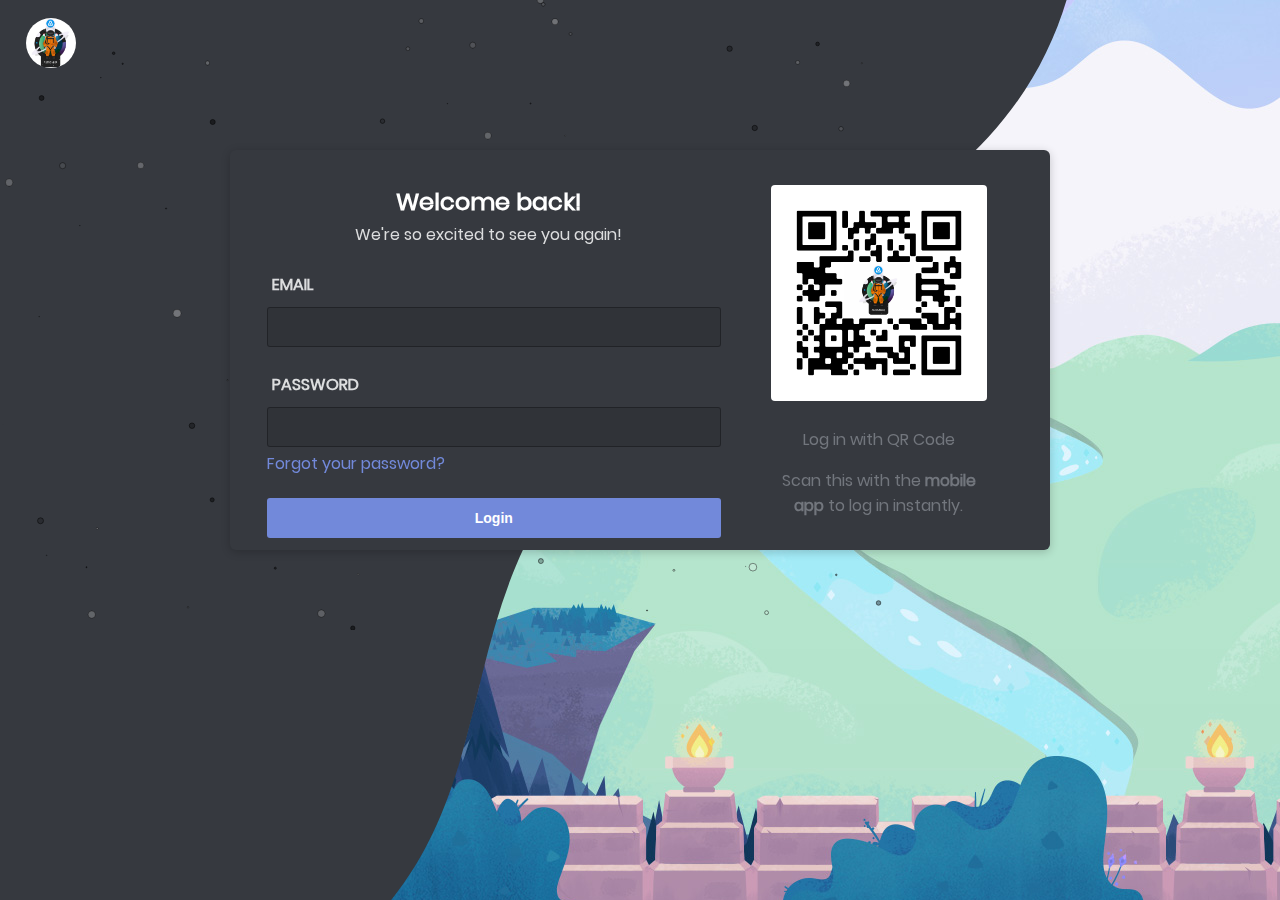
<file: index.html>
<!DOCTYPE html>
<html lang="en">
<head>
    <meta charset="UTF-8">
    <meta name="viewport" content="width=device-width, initial-scale=1.0">
    <title>Login</title>
    <link rel="stylesheet" href="./assets/css/utils.css">
    <link rel="stylesheet" href="./assets/css/main.css">
</head>
<body>
    <div id="app">
        <div id="animation">
            <img id="anim" src="./assets/imgs/blob_anim.svg" alt="">
        </div>
        <div id="animation2">
        </div>
        <nav>
            <div class="brand-section">
                <div class="brand-img avatar">
                </div>
            </div>
    
        </nav>
    
        <form action="/home.html" class="center-popup flex">
            <div class="form-left">
                <div class="header center header-primary">
                   <p class="header-text"> Welcome back!</p>
                   <p class="text-normal">We're so excited to see you again!</p>
                </div>
                <div class="input-wrapper">
                    <label for="email" class="text-normal text-label"><b>EMAIL</b></label>
                    <input type="email" class="input"/>
                </div>
                <div class="input-wrapper">
                    <label for="password" class="text-normal text-label"><b>PASSWORD</b></label>
                    <input type="password" class="input"/>
                    <a class="link">Forgot your password?</a>
                </div>
                <div class="input-wrapper">
                    <button type="submit" class="btn" >
                        <b>Login</b>
                    </button>
                </div>
               
            </div>
            <div class="form-right flex-col ">
                <div class="barcode" id="barcode">
                    <img id="barcode-img" class="barcode-img" src="./assets/imgs/qr2.png" alt="">
                </div>
                <p class="center">Log in with QR Code</p>
                <span class="center">
                    Scan this with the 
                    <strong> mobile app</strong> to log in instantly.
                </span>
            </div>
            
        </form>
    </div>
    <script>
        var bar_img = document.getElementById("barcode-img");
        setInterval(function(){
            bar_img.src="./assets/imgs/loading.svg";
            setTimeout(function(){
                bar_img.src = "./assets/imgs/qr2.png";
            },2000);


        },12000);
    </script>
    <script src="./assets/js/particles.min.js"></script>
    <script src="./assets/js/particle_config.js"></script>
</body>
</html>
</file>
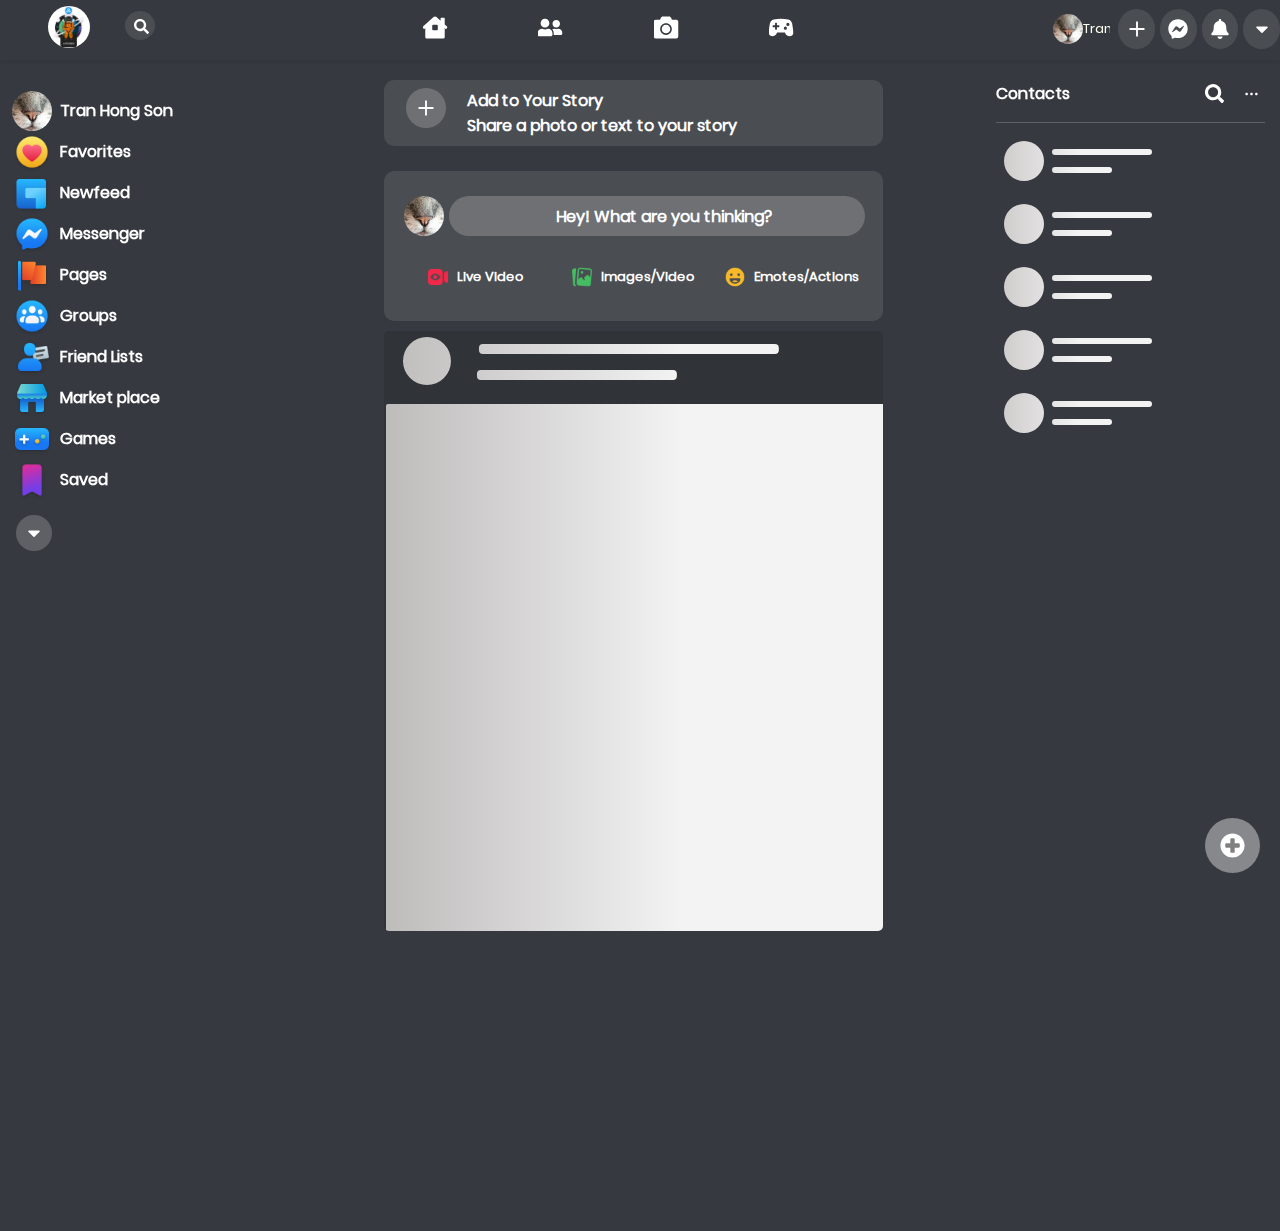
<file: home.html>
<!DOCTYPE html>
<html lang="en">
<head>
    <meta charset="UTF-8">
    <meta name="viewport" content="width=device-width, initial-scale=1.0">
    <title>Home</title>
    <link rel="stylesheet" href="./assets/css/utils.css">
    <link rel="stylesheet" href="./assets/css/home.css">
    <link rel="stylesheet" href="./assets/css/modal.min.css" />
    <script src="./assets/js/jquery.min.js"></script>
    <script src="./assets/js/pooper.min.js"></script>
    <script src="./assets/js/tippy.js"></script>
    <script src="./assets/js/jquery.modal.min.js"></script>
    <script src="./assets/js/app.js"></script>
</head>
<body>
    <div id="app">
        <nav class="top-nav flex">
            <div class="nav-left ">
                <div class="nav-logo-wrapper flex">
                    <div class="nav-logo brand-img">
                    </div>
                    <div class="nav-search">
                        <input type="text"  class="input-search">
                        <img src="./assets/imgs/search.svg" class="icon-search"/>
                    </div>
                </div>
            </div>
            <div class="nav-center flex">
                <div class="icon-block slider" data-show="#main" data-hide="#me" data-body="Home page">
                    <div class="active"> 
                        <img class="wh25x25 icon tooltip active "  src="./assets/imgs/home.svg" alt=""/>
                    </div>
                </div>
                <div class="icon-block">
                    <div class=""> 
                        <img class="wh25x25 icon tooltip" data-body="Home page" src="./assets/imgs/user-friends-solid.svg" alt=""/>
                    </div>
                </div>
                <div class="icon-block">
                    <div class=""> 
                        <img class="wh25x25 icon tooltip" data-body="Home page" src="./assets/imgs/camera-solid.svg" alt=""/>
                    </div>
                </div>
                <div class="icon-block">
                    <div class=""> 
                        <img class="wh25x25 icon tooltip" data-body="Home page" src="./assets/imgs/game.svg" alt=""/>
                    </div>
                </div>
            </div>
            <div class="nav-right flex">
                <div class="feature-list flex">
                    <a class="my-info flex link slider" data-show="#me" data-hide="#main" >
                        <img src="./assets/imgs/sern.jpg" alt="">
                        <span class="username">Tran Hong Son</span>
                    </a>
                    <div class="feature-icon ml5">
                        <img class="feature-icon-img htmlTooltip" data-show-onclick="true" data-tooltip="#modal1" src="./assets/imgs/plus-thin.svg" alt="" width="20" height="20">
                    </div>
                    <div class="feature-icon ml5">
                        <img class="feature-icon-img htmlTooltip" data-show-onclick="true" data-tooltip="#modal1" src="./assets/imgs/facebook-messenger-brands.svg" alt="" width="20" height="20">
                    </div>
                    <div class="feature-icon ml5">
                        <img class="feature-icon-img htmlTooltip" data-show-onclick="true" data-tooltip="#modal3" src="./assets/imgs/bell-solid.svg" alt="" width="20" height="20">
                    </div>
                    <div class="feature-icon ml5">
                        <img class="feature-icon-img htmlTooltip" data-show-onclick="true" data-tooltip="#modal1" src="./assets/imgs/caret-down-solid.svg" alt="" width="20" height="20">
                    </div>
                </div>
            </div>
            
        </nav>
        <div class="wrapper flex" id="main">
            <div class="left">
                <div class="shortcutLShort flex-col opened">
                    <div class="shortcutItem flex btn-hover">
                        <div class="shortcutIcon p5">
                            <img class="avatar sm-icon" width="30" height="30" src="./assets/imgs/sern.jpg" alt="">
                        </div>
                        <div class="shortcutName text-light text-md text-b p8">
                            Tran Hong Son
                        </div>
                    </div>
                    <div class="shortcutItem flex btn-hover">
                        
                        <div class="shortcutIcon p5">
                            <img class="avatar sm-icon" src="./assets/imgs/fv5.png" alt="">
                        </div>
                        <div class="shortcutName text-light text-md text-b p8">
                            Favorites
                        </div>
                    </div>
                    <div class="shortcutItem flex btn-hover">
                        <div class="shortcutIcon p5">
                            <img  class="avatar sm-icon" src="./assets/imgs/gameVideo.png" alt="">
                        </div>
                        <div class="shortcutName text-light text-md text-b p8">
                            Newfeed
                        </div>
                    </div>
                    <div class="shortcutItem flex btn-hover">
                        <div class="shortcutIcon p5">
                            <img class="avatar sm-icon" src="./assets/imgs/messengerShortcut.png" alt="">
                        </div>
                        <div class="shortcutName text-light text-md text-b p8">
                            Messenger
                        </div>
                    </div>
                    <div class="shortcutItem flex btn-hover">
                        <div class="shortcutIcon p5">
                            <img class="avatar sm-icon" src="./assets/imgs/PageShortcut.png" alt="">
                        </div>
                        <div class="shortcutName text-light text-md text-b p8">
                            Pages
                        </div>
                    </div>
                    <div class="shortcutItem flex btn-hover">
                        <div class="shortcutIcon p5">
                            <img class="avatar sm-icon" src="./assets/imgs/GroupShortcut.png" alt="">
                        </div>
                        <div class="shortcutName text-light text-md text-b p8">
                            Groups
                        </div>
                    </div>
                    <div class="shortcutItem flex btn-hover">
                        <div class="shortcutIcon p5">
                            <img class="avatar sm-icon" src="./assets/imgs/FriendListShortcut.png" alt="">
                        </div>
                        <div class="shortcutName text-light text-md text-b p8">
                            Friend Lists
                        </div>
                    </div>
                    <div class="shortcutItem flex btn-hover">
                        <div class="shortcutIcon p5">
                            <img class="avatar sm-icon" src="./assets/imgs/market.png" alt="">
                        </div>
                        <div class="shortcutName text-light text-md text-b p8">
                            Market place
                        </div>
                    </div>
                    <div class="shortcutItem flex btn-hover">
                        <div class="shortcutIcon p5">
                            <img class="avatar sm-icon" src="./assets/imgs/gameShortcut.png" alt="">
                        </div>
                        <div class="shortcutName text-light text-md text-b p8">
                            Games
                        </div>
                    </div>
                    <div class="shortcutItem flex btn-hover">
                        <div class="shortcutIcon p5">
                            <img class="avatar sm-icon" src="./assets/imgs/SavedShortcut.png" alt="">
                        </div>
                        <div class="shortcutName text-light text-md text-b p8">
                            Saved
                        </div>
                    </div>
                    
                </div>
                <div class="shortcutMore flex pv5 shortcutItem btn-hover  mt-10" data-target=".shortcutLShort">
                    &nbsp;
                    <img class="emote20 p8 bg-rgb2 border-radius-r" src="./assets/imgs/caret-down-solid.svg" alt="">
                    <div class="shortcutName text-light text-md text-b p8">
                    </div>
                    
                </div>
            </div>
            <div class="center">
                <div class="addPhoto flex mt-20 bg-rgb1 pv8 border-radius10 slider" data-hide="#app" data-show="#leftAdd">
                    <div class="col-md-2">
                        <img src="./assets/imgs/plus-thin.svg" class="emote20 p10 bg-rgb2 hover border-radius-r" alt="">
                    </div>
                    <div class="col-md-10 flex-col text-light" >
                        <div class="text-left text-b">
                            Add to Your Story
                        </div>
                        <div class="text-left text-b">
                            Share a photo or text to your story
                        </div>
                    </div>
                </div>
                <div class="add-newfeed bg-rgb1 border-radius10 ">
                    <div class="upper-newfeed flex half-h">
                        <div class="add-newfeed-avatar">
                            <img class="highlight" src="./assets/imgs/sern.jpg" alt="">
                        </div>
                        <div class="thinking flex">
                            <div class="inner-thinking text-light dialog" data-target="#modal1" >
                                <b>Hey! What are you thinking?</b>
                            </div>
                        </div>
                    </div>
                    <div class="emote-newfeed flex">
                        <div class="emotes-item p8 ">
                            <div class="button-emote flex justify-item">
                                <img class="emote20" src="./assets/imgs/video-live.png"/>
                                &nbsp;
                                <div class="emote-text text-light ml5">
                                    <b>Live Video</b>
                                </div>
                            </div>
                        </div>
                        <div class="emotes-item p8">
                            <div class="button-emote flex justify-item">
                                <img class="emote20" src="./assets/imgs/image-icon.png"/>
                                &nbsp;
                                <div class="emote-text text-light ml5">
                                    <b>Images/Video</b>
                                </div>
                            </div>
                        </div>
                        <div class="emotes-item p8">
                            <div class="button-emote flex justify-item">
                                <img class="emote20" src="./assets/imgs/smile.png"/>
                                &nbsp;
                                <div class="emote-text text-light ml5">
                                    <b>Emotes/Actions</b>
                                </div>
                        </div>
                        </div>
                    </div>
                </div>
                <div class="newfeed mt-10">
                    <div class="newfeed-item lazyload"  id="nf1"  data-src="./assets/imgs/imgPlaceholder.svg">
                        <div class="newfeed-header flex">
                            <div class="newfeed-avatar slider" data-show="#me" data-hide="#main">
                                <img class="avatar" src="./assets/imgs/sern.jpg" alt="">
                            </div>
                            <div class="newfeed-username text-default">
                               <b> PLAYERUNKNOWN'S BATTLEGROUNDS 's sharing</b>
                                
                            </div>
                            
                        </div>
                        <div class="newfeed-content dialog" data-target="#mdNewfeed">
                            <img class="content " src="./assets/imgs/astroneer.jpg"  alt="">
                        </div>
                        <div class="newfeed-footer">
                            <div class="newfeed-info">

                            </div>
                            <div class="newfeed-interact">
                                <div class="newfeed-quick-interact flex">
                                    <div class="col-md-4 text-light p8 hover border-radius10 flex justify-item">
                                        <img src="./assets/imgs/like.svg" width="24" height="24" alt="">
                                        &nbsp;
                                        <div class="text-light">
                                            Like
                                        </div>
                                    </div>
                                    <div class="col-md-4 text-light p8 hover border-radius10 flex justify-item">
                                        <img src="./assets/imgs/comment2.svg" width="24" height="24" alt="">
                                        &nbsp;
                                       <div class="text-light">
                                        Comment
                                       </div>
                                    </div>
                                    <div class="col-md-4 text-light p8 hover border-radius10 flex justify-item">
                                        <img src="./assets/imgs/comment2.svg" width="24" height="24" alt="">
                                        &nbsp;
                                        <div class="text-light">
                                            Share
                                        </div>
                                    </div>
                                </div>
                                <div class="newfeed-comment ">
                                    <input type="text" placeholder="Leave your comment">
                                </div>
                            </div>
                        </div>
                    </div>
                </div>
            </div> 
            <div class="right">
                <div class="friends">
                    <div class="friend-action flex justify-item">
                        <div class="col-md-9">
                            <p class="text-light">
                                <b>
                                    Contacts
                                </b>
                            </p>
                        </div>
                        <div class="col-md-3 justify-item">
                            <img src="./assets/imgs/search.svg" class="emote-icon" alt="">
                            <img src="./assets/imgs/more.svg" class="emote-icon" alt="">
                        </div>
                    </div>
                    <div class="friend-list mt-10">

                        <div class="friendL-item hover p8 border-radius10 htmlTooltip" data-delay="3500" data-pos="left" data-tooltip="#modal1">
                            <img src="./assets/imgs/friendHolder.svg" alt="">
                        </div>
                        <div class="friendL-item hover p8 border-radius10 htmlTooltip" data-delay="3500" data-pos="left" data-tooltip="#modal1">
                            <img src="./assets/imgs/friendHolder.svg" alt="">
                        </div>
                        <div class="friendL-item hover p8 border-radius10 htmlTooltip" data-delay="3500" data-pos="left" data-tooltip="#modal1">
                            <img src="./assets/imgs/friendHolder.svg" alt="">
                        </div>
                        <div class="friendL-item hover p8 border-radius10 htmlTooltip" data-delay="3500" data-pos="left" data-tooltip="#modal1">
                            <img src="./assets/imgs/friendHolder.svg" alt="">
                        </div>
                        <div class="friendL-item hover p8 border-radius10 htmlTooltip" data-delay="3500" data-pos="left" data-tooltip="#modal1">
                            <img src="./assets/imgs/friendHolder.svg" alt="">
                        </div>
                        
                    </div>
                </div>
            </div>
        </div>
        <div class="messenger">
            <img src="./assets/imgs/plus2.svg" class="emote25  p15 bg-rgb4 border-radius-r hover htmlTooltip" data-show-onclick="true" data-tooltip="#modalMessenger" alt="">
        </div>
    </div>
    <div id="mdNewfeed" class="hidden">
        <div class="newfeed-content">
            <img class="content" src="./assets/imgs/astroneer.jpg"  alt="">
        </div>
    </div>
    <div id="modalMessenger" class="hidden">
        <div class="messengerMess">
            <div class="messheader">
                <h3><b>New message</b></h3>
                <span>To :</span> <input type="text" tabindex="1">
            </div>
            <div class="mess-content">

            </div>
            <div class="messfunction">
                <div class="messfunction-list flex">
                    <div class="emoteItem tooltip" data-body="Photo/Video">
                        <img src="./assets/imgs/image-icon.png" class="emote-icon" alt="">
                    </div>
                    <div class="emoteItem tooltip" data-body="Tag Friends">
                        <img src="./assets/imgs/friendTag.png" class="emote-icon" alt="">
                    </div>
                    <div class="emoteItem tooltip" data-body="Check in">
                        <img src="./assets/imgs/location.png" class="emote-icon" alt="">
                    </div>
                    <div class="emoteItem tooltip" data-body="Feeling/Activity">
                        <img src="./assets/imgs/smile.png" class="emote-icon" alt="">
                    </div>
                    <input type="text" placeholder="Aa" class="input">
                    <div class="emoteItem tooltip" data-body="More">
                        <img src="./assets/imgs/more.svg" class="emote-icon" alt="">
                    </div>
                </div>
            </div>
        </div>
    </div>
    <div id="modal1" class="hidden">
        <div class="newFeedH ">
            <div class="container justify-item text-light">
                <h3 >Create Post</h3>
            </div>

        </div>
        <div class="newFeedM container flex bg-primary p5 ">
            <div class="leftNewFeedM">
                <img class="avatar mt-10" src="./assets/imgs/sern.jpg" alt="">
            </div>
            <div class="rightNewFeedM">
                <span class="text-light"><b>Tran Hong Son</b></span>
                <div class="btnFriend btn-static p4 tooltip" data-body="Your friends">
                    &nbsp;
                    <img src="./assets/imgs/user-friends-solid.svg" class="btn-icon-sm ml5" alt="">
                    <span class="text-default text-sm"><b>Friends</b></span>
                    <img src="./assets/imgs/caret-down-solid.svg" class="btn-icon-sm ml5" alt="">
                </div>

            </div>
        
        </div>
        <div class="centerNewFeed container mt-10">
            <textarea tabindex="1"  class="centerNewFeedText text-default text-lg" placeholder="What's in your mind,Tran?"></textarea>
        </div>
        <div class="actionBtnNewFeed flex">
            <div class="w50 text-default ">
                <p class="addPost"><b>Add to Your Post</b></p>
            </div>
            <div class="w50 flex">
                <div class="col-md-6">
                    
                </div>
                <div class="col-md-6 flex">
                    <div class="emoteItem tooltip" data-body="Photo/Video">
                        <img src="./assets/imgs/image-icon.png" class="emote-icon" alt="">
                    </div>
                    <div class="emoteItem tooltip" data-body="Tag Friends">
                        <img src="./assets/imgs/friendTag.png" class="emote-icon" alt="">
                    </div>
                    <div class="emoteItem tooltip" data-body="Check in">
                        <img src="./assets/imgs/location.png" class="emote-icon" alt="">
                    </div>
                    <div class="emoteItem tooltip" data-body="Feeling/Activity">
                        <img src="./assets/imgs/smile.png" class="emote-icon" alt="">
                    </div>
                    <div class="emoteItem tooltip" data-body="More">
                        <img src="./assets/imgs/more.svg" class="emote-icon" alt="">
                    </div>
                </div>
            </div>
        </div>
        <div class="container btnAddNewFeed mt-10">
            <a class="btn-static p10 text-center justify-item link text-light" href="#close-modal" rel="modal:close" >Post</a>
        </div>
    </div>
    <div id="modal2" class="hidden">
        <div class="newFeedH container">
            <h5 >Create Post</h5>

        </div>
        <div class="newFeedM container flex bg-primary">
            <div class="leftNewFeedM">
                <img class="avatar" src="./assets/imgs/sern.jpg" alt="">
            </div>
            <div class="rightNewFeedM">
                <span>Tran Hong Son</span>
                <div class="btnFriend">
                    <img src="./assets/imgs/user-friends-solid.svg" class="avatar" alt="">
                    <span>Friends</span>
                    <img src="./assets/imgs/caret-down-solid.svg" class="avatar" alt="">
                </div>

            </div>
        
        </div>
        <div class="centerNewFeed container">
            <textarea name="" id="" cols="30" rows="10">What's in your mind,Tran?</textarea>
        </div>
        <div class="actionBtnNewFeed container flex">
            <div class="w50">
                Add to Your Post
            </div>
            <div class="w50 flex">
                <img src="./assets/imgs/image-icon.png" class="emote-icon" alt="">
                <img src="./assets/imgs/friendTag.png" class="emote-icon" alt="">
                <img src="./assets/imgs/location.png" class="emote-icon" alt="">
                <img src="./assets/imgs/smile.png" class="emote-icon" alt="">
            </div>
        </div>
        <div class="container btnAddNewFeed">
            <button>Post</button>
        </div>
    </div>
    <div id="modal3" class="hidden">
        <div class="newFeedH container">
            <h5 >Notifications</h5>

        </div>
        <div class="friend-list mt-10">

            <div class="friendL-item hover p8 border-radius10 htmlTooltip" data-delay="3500" data-pos="left" data-tooltip="#modal1">
                <img src="./assets/imgs/friendHolder.svg" alt="">
            </div>
            <div class="friendL-item hover p8 border-radius10 htmlTooltip" data-delay="3500" data-pos="left" data-tooltip="#modal1">
                <img src="./assets/imgs/friendHolder.svg" alt="">
            </div>
            <div class="friendL-item hover p8 border-radius10 htmlTooltip" data-delay="3500" data-pos="left" data-tooltip="#modal1">
                <img src="./assets/imgs/friendHolder.svg" alt="">
            </div>
            <div class="friendL-item hover p8 border-radius10 htmlTooltip" data-delay="3500" data-pos="left" data-tooltip="#modal1">
                <img src="./assets/imgs/friendHolder.svg" alt="">
            </div>
            <div class="friendL-item hover p8 border-radius10 htmlTooltip" data-delay="3500" data-pos="left" data-tooltip="#modal1">
                <img src="./assets/imgs/friendHolder.svg" alt="">
            </div>
            
        </div>
    </div>
    <div class="wrapper flex hide postAddNew bg-primary" id="leftAdd">
        <div class="col-md-3 bg-rgb1 flex-col leftStories">
            <div class="backNav shadow-black">
                <div class="col-md-1 mt-10 ml25 ">
                    <img src="./assets/imgs/close.svg" data-show="#app" data-hide="#leftAdd" class="emote20 hover bg-rgb1 p10 border-radius-r slider" alt="">
                </div>
            </div>
            <div class="StoriesConfig flex">
                <div class="col-md-10 mt-20 ml25">
                    <div class="innerConfig flex-col">
                        <span class="text-light text-sm">Stories</span>
                        <div class="text-light text-xs"><b>Your story</b></div>
                        <div class="avatarConfig justify-item">
                            <div class="col-md-4">
                                <img src="./assets/imgs/sern.jpg" class="border-radius-r" alt="">
                            </div>
                            <div class="col-md-8">
                                <h4 class="text-light">Tran Hong Son</h4>
                            </div>
                        </div>
                    </div>
                </div>
                <div class="col-md-2 mt-20">
                    <img src="./assets/imgs/cog.png" class="emote20 p8 color-inverse hover bg-rgb1 border-radius-r" alt="">
                </div>
            </div>
            <div class="storyProp ml25 mt-20 flex hover1 p8 border-radius10 ">
                <div class="text-light ">
                    <span class="p8 bg-rgb1 border-radius-r">
                        <b>Aa</b>
                    </span>
                </div>
                <div class="text-light ml10"><b>Add Text</b></div>
            </div>
            <div class="footerStory flex shadow-black">
                <div class="col-md-1"></div>
                <div class="col-md-5 text-light">
                    <div class="col-md-11 p8 bg-rgb1 border-radius10 justify-item hover shadow-black slider" data-show="#app" data-hide="#leftAdd">
                        <b>Discard</b>
                    </div>
                </div>
                <div class="col-md-1"></div>
                <div class="col-md-5 text-light">
                    <div class="col-md-11 p8 justify-item  bg-rgb1 border-radius10 hover bg-default shadow-black inner-glow">
                        <b>Share</b>
                    </div>
                </div>
            </div>
        </div>
        <div class="col-md-9 storyWrapper" id="storyConfig">
            <div id="firstAppear">
                <div class="storyCenter flex">
                    <div class="col-md-6 pair border-radius10 pair1 " id="uploadCenter">
                       <div class="uploadCenter justify-item">
                           <div class="uploadBlock justify-item">
                            <img src="./assets/imgs/imgBlack.png" class="color-inverse" alt="">
                            <input type="file" id="fileSrc" data-target="#imgPreviewer" class="hidden">
                           </div>
                           <p class="text-light"><b>Add Photo</b></p>
                       </div>
                       
                    </div>
                    <div class="col-md-2"></div>
                    <div class="col-md-6 pair border-radius10 pair2">
                        <div class="uploadCenter justify-item">
                            <div class="uploadBlock justify-item">
                             <b class="text-light">Aa</b>
                             <input type="file" class="hide">
                            </div>
                            <p class="text-light"><b>Add Text Story</b></p>
                        </div>
                    </div>
                </div>
            </div>
            
        </div>
    </div>
    <div id="secondAppear" class="justify-item hide">
        <div class="col-md-9 previewSlot">
            <div class="previewer flex-col border-radius10">
                <p class="col-md-1 ml10">
                    <b class="text-light">
                        Preview
                    </b>
                </p>
                <div class="previewerIn border-radius10">
                    <div class="storyCenter">
                        <div class="imgHolder border-radius10">
                            <img id="imgPreviewer" class="border-radius10" alt="">
                        </div>
                        <div class="slidecontainer flex">
                            <div class=" text-light emote20 justify-item border-radius-r hover">
                                -
                            </div>
                            <div class="col-md-11">
                                <input type="range" min="1" max="2" step="0.1" value="1" data-target="#imgPreviewer" class="sliders shadow-black" id="myRange">
                            </div>
                            <div class="text-light emote20  justify-item border-radius-r hover">
                                +
                            </div>
                          </div> 
                    </div> 
                    
                </div>

            </div>
        </div>
    </div>

    <div id="me" class="hide">
        <div class="flex" id="mypage">
            <div class="leftMP col-md-2">
            </div>
            <div class="centerMP col-md-8">
                <div class="meA">
                    <div class="meBeforeAvatar">

                    </div>
                    <div class="meAvatar">
                        <img src="./assets/imgs/sern2.jpg" width="170" height="170" class="border-radius-r border2l hover img-contain" alt="">
                    </div> 
                    <div class="addCoverPhoto flex hover p10 border-radius10">
                        <img src="./assets/imgs/addPhoto.png" class="color-inverse"  alt="">
                        &nbsp;
                        <div class="text-light">
                            <b>
                                Add Cover Photo
                            </b>
                        </div>
                    </div>
                </div>
                <div class="meB">
                    <div class="meName justify-item">
                        <h2 class="text-light"><b>
                            Tran Hong Son
                        </b></h2>
                    </div>
                </div>
                
                <div class="meC flex">
                    <div class="col-md-8 meCLeft flex mt-10">
                        <div class="meItem hover border-radius10 text-light p10">
                            <b>Time line</b>
                        </div>
                        <div class="meItem hover border-radius10 text-light p10">
                            <b>About</b>
                        </div>
                        <div class="meItem hover border-radius10 text-light p10">
                            <b>Friends</b>
                        </div>
                        <div class="meItem hover border-radius10 text-light p10">
                            <b>Photos</b>
                        </div>
                        <div class="meItem hover border-radius10 text-light p10">
                            <b>Archives</b>
                        </div>
                        
                        <div class="meItem hover border-radius10 text-light p10">
                            <b>More</b>
                        </div>
                       
                    </div>
                    <div class="col-md-4 meCRight  mt-10">
                        <div class="f-right flex">
                            <div class="meItem hover border-radius10 text-light p10 ml10 bg-rgb2 justify-item">
                                <img src="./assets/imgs/edit.png" width="16" height="16" class="color-inverse " alt="">
                                &nbsp;
                                <b>Edit Profile</b>
                            </div>
                            <div class="meItem hover border-radius10 text-light p10 ml10 bg-rgb2">
                               <img src="./assets/imgs/eye.png" width="16" height="16" class="color-inverse" alt="">
                            </div>
                            <div class="meItem hover border-radius10 text-light p10 ml10 bg-rgb2">
                                <img src="./assets/imgs/seach2.png" width="16" height="16" class="color-inverse" alt="">
                            </div>
                            <div class="meItem hover border-radius10 text-light p10 ml10 bg-rgb2">
                                <img src="./assets/imgs/3dot.png" width="16" height="16" class="color-inverse" alt="">
                            </div>
                        </div>
                    </div>
                    
                </div>
                <div class="meD">

                </div>
            </div>
            <div class="rightMP col-md-2">
            </div>
        </div>
    </div>
</body>
</html>
</file>
<file: assets/css/utils.css>
body{
    margin:0;
    padding:0;
    width: 100vw;
    height: 100vh;
}
::placeholder {
    color: rgba(255, 255, 255, 0.1)!important;
  }
.container{
    width: 100%;
    height: auto;
}
.img-contain{
    object-fit: contain;
}
.hidden{
    display: none;
}
.disappear{
    opacity: 0;
}
.mt-4{
    margin-top:4px;
}
.mt-10{
    margin-top:10px;
}
.mt-15{
    margin-top:15px;
}
.mt-20{
    margin-top:20px;
}
.mt-25{
    margin-top:25px;
}
.text-label{
    padding:5px 0px;
    display: inline-block;
}
.text-normal{
    color:#dcddde;
    margin:5px 5px;
}
.flex{
    display: flex;
}
.flex-col{
    display: flex;
    flex-direction: column;
}
.input-wrapper{
    margin:15px 5px;
}
.center{
    text-align: center;
}
.header-primary,.header-primary:hover{
    color:#fff;
}
@font-face {
    font-family: Heveltical;
    src: url('../fonts/Helvetica400.ttf')  format('truetype');
}
@font-face {
    font-family: Poppin;
    src: url('../fonts/Poppins-Regular.ttf')  format('truetype');
}
.wh25x25{
    width: 25px;
    height: 25px;
}
.input{
    width: inherit;
    outline: 0;
    padding: 10px;
    height: 40px;
    font-size: 16px;
    box-sizing: border-box;
    background-color: rgba(0,0,0,.1);
    border: 1px solid rgba(0,0,0,.3);
    width: 100%;
    border-radius: 3px;
    cursor: text;
    margin: 0em;
    letter-spacing: normal;
    word-spacing: normal;
    text-transform: none;
    text-indent: 0px;
    text-shadow: none;
    display: inline-block;
    text-align: start;
    font-family: Roboto,sans-serif;
    transition: border-color .2s ease-in-out;
    color:#dcddde;
}
.input:hover{
    border-color: #040405;
}
.input:focus {
    outline-offset: -2px;
    border-color: #7289da;
    caret-color: #fff;
}
.color-primary{
    color:#4c6ef5;
}
.bg-default{
    background-color: #2D66FF!important;
}
.shadow{
    box-shadow: inset 0 1px 1px rgba(0,0,0,0.0125),0 0 8px rgba(34,139,230,0.5);
}
.shadow-black{
    box-shadow: inset 0 1px 1px rgba(0,0,0,0.0125),0 0 8px rgba(36, 39, 43, 0.5);
}
.half-h{
    width: 100%;
    height: 50%;
}
.half-w{
    height: 100%;
    width: 50%;
}
.highlight{
    transition: all .2s ease-in-out;
    
}
.highlight:hover{
    transition: all .2s ease-in-out;
    filter: brightness(1.2);
}
.text-default{
    color: #B0B3B8;
}
.text-light{
    color: #fff;
}
.text-medium{
    font-size: medium;
}
.avatar{
    width: 40px;
    height: 40px;
    border-radius: 50%;
    cursor: pointer;
    transition: all 0.1s ease-in-out;
}
.avatar:hover{
    transition: all 0.1s ease-in-out;
    filter: brightness(1.2);
}
.content{
    width: 100%;
    height: 100%;
}
.bg-primary{
    background-color: #36393f;
}
.w50{
    width: 50%;
    overflow: hidden;
}
.lazyload{
    background-image: url('../imgs/imgPlaceholder.svg');
    width: 600px;
    height: 600px;
}
.btn-hover:hover{
    background-color: rgba(255, 255, 255, 0.1);
    border-radius: 5px;
    transition:all 0.2s ease-in-out;
}
.inner-glow{
    box-shadow: inset 1px 1px 0px 6px rgba(235, 227, 227, 0.013), inset 0px 2px 20px 14px rgba(255, 255, 255, 0.016)
}
.btn-hover{
    cursor: pointer;
    transition:all 0.2s ease-in-out;
}
.hover1{
    cursor: pointer;
    transition:all 0.2s ease-in-out;
}
.hover1:hover{
    background-color: rgba(255, 255, 255, 0.2);
    transition:all 0.2s ease-in-out;
}
.hover{
    cursor: pointer;
    transition:all 0.2s ease-in-out;
}
.hover:hover{
    background-color: rgba(255, 255, 255, 0.3);
    transition:all 0.2s ease-in-out;
}
.btn-static{
    cursor: pointer;
    border-radius: 6px;
    background-color: rgba(255, 255, 255, 0.1);
    background-position: center;
}
.border2l{
    border:5px solid rgba(255, 255, 255, 0.1);
}
.link{
    text-decoration: none;
}
.btn-icon{
    width: 24px;
    height: 24px;
}
.btn-icon-sm{
    width: 12px;
    height: 12px;
}
.justify-item{
    display: flex;
    justify-content: center;
    align-items: center;
}
.pv25{
    padding-top: 25px;
    padding-bottom: 25px;
}
.pv15{
    padding-top: 15px;
    padding-bottom: 15px;
}
.pv10{
    padding-top: 10px;
    padding-bottom: 10px;
}
.pv8{
    padding-top: 8px;
    padding-bottom: 8px;
}
.pv5{
    padding-top: 5px;
    padding-bottom: 5px;
}
.ph25{
    padding-right: 25px;
    padding-left: 25px;
}
.p15{
    padding: 15px;
}
.p10{
    padding: 10px;
}
.p8{
    padding: 8px;
}
.p25{
    padding: 25px;
}
.p20{
    padding: 20px;
}
.p4{
    padding: 4px;
}
.p3{
    padding: 3px;
}
.p2{
    padding: 2px;
}
.ml5{
    margin-left: 5px;
}
.ml10{
    margin-left: 10px;
}
.ml25{
    margin-left: 25px;
}
.sm-icon{
    width: 40px;
    height: 40px;
}
.text-sm{
    font-size: small;
}
.text-md{
    font-size: medium;
}
.text-lg{
    font-size: large;
}
.text-xsmax{
    font-size: xx-large;
}
.text-xs{
    font-size:x-large;
}
.text-b{
    font-weight: bold;
}
.text-left{
    text-align: left;
}
.mtauto{
    margin: auto;
}
.fullH{
    height: 600px;
    background-color: #36393f;
    outline: none;
}
input::placeholder {
    color: red;
    font-size: 1.2em;
    font-style: italic;
  }
.emote20{
    height: 20px;
    width: 20px;
}
.emote25{
    height: 25px;
    width: 25px;
}
.emote30{
    height: 30px;
    width: 30px;
}
.bg-rgb1{
    background-color: rgba(255, 255, 255, 0.1);
}
.bg-rgb2{
    background-color: rgba(255, 255, 255, 0.2);
}
.bg-rgb3{
    background-color: rgba(255, 255, 255, 0.3);
}
.bg-rgb4{
    background-color: rgba(255, 255, 255, 0.4);
}
.bg-rgb5{
    background-color: rgba(255, 255, 255, 0.5);
}
.bg-rgb6{
    background-color: rgba(255, 255, 255,0.6);
}
.overlay{
    opacity: 0.1;
    z-index: -999;
}
.loading{
    background-image: url(../imgs/loading.svg);
    background-position: center;
}
.emote-icon{
      height: 20px;
      width: 20px;
      transition: all 0.1 ease-in-out;
      object-fit: cover;
      padding: 10px;
      border-radius: 40%;
  }
.emote-icon:hover{
      background-color: rgba(255, 255, 255, 0.1);
      transition: all 0.1 ease-in-out;
}
.col-md-1{
    width: calc(100%/12);
}
.col-md-2{
    width: calc(100%/6);
}
.col-md-3{
    width: calc(100%/4);
}
.col-md-4{
    width: calc(100%/3);
}
.col-md-5{
    width: calc(100% * 5/12);
}
.col-md-6{
    width: calc(100% / 2);
}
.col-md-7{
    width: calc(100% * 7/12);
}
.col-md-8{
    width: calc(100% * 2/3);
}
.col-md-9{
    width: calc(100% * 3/4);
}
.col-md-10{
    width: calc(100% * 5/6);
}
.col-md-11{
    width: calc(100% * 11/12);
}
.col-md-12{
    width: 100%;
}

.border-radius10{
    border-radius: 10px;
}
.border-radius-r{
    border-radius: 50%;
}
.f-left{
    float: left;
}
.f-right{
    float: right;
}
.color-inverse{
    filter: invert();
}
.scale-1{
    transform: scale(1.1)
}
.scale-2{
    transform: scale(1.2)
}
.scale-3{
    transform: scale(1.3)
}
.scale-4{
    transform: scale(1.4)
}
.scale-5{
    transform: scale(1.5)
}
</file>
<file: assets/css/main.css>
/* utility class */


body{
    position: relative;
    background-color: #36393f;
    overflow: hidden;
    font-family: Poppin;
    background-image: url(../imgs/bg_login.jpg);
    
}
#animation{
    width: 70%;
    height: 70%;
    position: fixed;
    top:0px;
    left:0px;
    z-index: 2;
}
#animation2{
    width: 70%;
    height: 70%;
    position: fixed;
    top:0px;
    left:0px;
    z-index: 2;
}
#anim{
    width: 100%;
    height: 120%;
    position: fixed;
    top:0px;
    left:0px;
    z-index: -1;
    animation: cubic-bezier(.17,.73,1,.7);
    animation-duration: 100ms;
    /* background-image: url(../imgs/blob.svg);
    background-size: cover;
    background-repeat: no-repeat;
    background-position: "50% 50%", */
}
img{
    width: 100%;
    height: 100%;
}
.particles-js-canvas-el{
    z-index: 6;

}
canvas{
    z-index: 6;
}
.brand-section {
    z-index: 5;
    display: inline-flex;
    width: auto;
    height: auto;
    position: fixed;
    top:2%;
    left: 2%;
}
.brand-img{
    background-image: url(../imgs/astroneer.jpg);
    width: 50px;
    height: 50px;
    background-size: cover;
    background-repeat: no-repeat;
    background-position: center;
}
.brand-text{
    display: inline-block;
    text-align: center;
    margin: auto;
    font-size: x-large;
    font-weight: bold;
    letter-spacing: 1px;
    color: blanchedalmond;
}
.center-popup{
    
    position: fixed;
    top:150px;
    left: calc(50% - 820px/2);
    width: 820px;
    height: 400px;
    background-color: #36393f;
    padding: 32px;
    border-radius: 6px;
    color: #72767d;
    box-shadow: 0 2px 10px 0 rgba(0,0,0,.2);
    box-sizing: border-box;
    z-index: 999;
}
.form-left{
    width: 60%;
}
.form-right{
    width: 30%;
    margin-left: 50px;
}
.input-wrapper{
    width: 100%;
}

.btn{
    position: relative;
    width: 100%;
    height: inherit;
    display: -webkit-box;
    display: -ms-flexbox;
    display: flex;
    -webkit-box-pack: center;
    -ms-flex-pack: center;
    justify-content: center;
    -webkit-box-align: center;
    -ms-flex-align: center;
    align-items: center;
    -webkit-box-sizing: border-box;
    box-sizing: border-box;
    border: none;
    border-radius: 3px;
    font-size: 14px;
    font-weight: 500;
    line-height: 16px;
    padding: 2px 16px;
    -webkit-user-select: none;
    -moz-user-select: none;
    user-select: none;
    font-family: Whitney,Helvetica Neue,Helvetica,Arial,sans-serif;
    text-rendering: optimizeLegibility;
    cursor: pointer;
    color: #fff;
    background-color: #7289da;
    height: 40px;
}

.link{
    padding-top:4px;
    display: inline-block;
    margin: 0 auto;
    white-space: nowrap;
    text-overflow: ellipsis;
    overflow: hidden;
    color: #7289da;
    
}
.link:hover{
    text-decoration: underline;
}
.header-text{
    font-weight: 600;
    font-size: 24px;
    line-height: 30px;
    margin:5px 5px;
}
.barcode-img{
    padding: 8px; 
    border-radius: 4px;
    background: rgb(255, 255, 255);
    width: 200px;
    height: 200px;
}
.barcode{
    margin:auto;
}
</file>
<file: assets/css/home.css>
body{
    width: 100vw;
    height: auto;
    position: relative;
    background-color: #36393f;
    font-family: Poppin!important;
    scrollbar-width: thin;
}
.messenger{
    position: fixed;
    bottom: 20px;
    right:20px;
}
.top-nav{
    width: 100vw;
    height: 60px;
    position: fixed;
    top:0;
    left: 0;
    z-index: 99999;
    background-color: #36393f;
    box-shadow: 0 .25rem .125rem 0 rgba(0,0,0,0.05);
}
.nav-left{
    width: 25%;
    position: relative;
}
.nav-logo-wrapper{
    width: 70%;
    height: 80%;
    position: absolute;
    top: 10%;
    left: 50%;
    transform: translate(-50%);
}
.nav-logo{
    background-image: url(../imgs/astroneer.jpg);
    width: 40px;
    height: 40px;
    background-size: cover;
    background-repeat: no-repeat;
    background-position: center;
    border-radius: 50%;
    padding:1px;
}
.nav-search{
    position: relative;
    margin:5px;
    
}
.icon-search{
    position: absolute;
    top:8px;
    right: 6px;
    width: 15px;
    height: 15px;
    z-index: -1;
   
}
.input-search{
    width: 0px;
    height: 70%;
    margin-left: 30px;
    padding-left: 15px;
    padding-right: 15px;
    border: none;
    background-color: rgba(255, 255, 255, 0.1);
    border-radius: 50%;
    outline: none;
    cursor: pointer;
    transition: all .2s ease-in-out;
    color:#fff;
}
.input-search:focus{
    width: 100px;
    border-radius: 9999px;
    border-width: .125rem;
    transition: all .2s ease-in-out;
    border-color:#4dabf7;
    outline: none;
    box-shadow: inset 0 1px 1px rgba(0,0,0,0.0125),0 0 8px rgba(34,139,230,0.5);
}
.nav-center{
    width: 45%;
    justify-content: center;
    height: 100%;
}
.nav-right{
    width: 30%;
    position: relative;
}
.icon-block{
    height: inherit;
    width: 20%;
    position: relative;
    transition: 0.1 ease-in-out;
}
.icon-block:hover{
   background-color: rgba(255, 255, 255, 0.2);
   transition: 0.1 ease-in-out;
   border-radius: 5px;
   cursor: pointer;
}
.icon{
    background-image: url(../imgs/discord.svg);
    width: 25px;
    height: 25px;
    display: block;
    position: absolute;
    top: 25%;
    left: 50%;
    transform: translate(-50%);
    fill: #E4E6EB;
}

.my-info{
    margin-left:40%;
    height: 30px;
    margin-top:2px;
    width: 15%;
    border-bottom-left-radius: 18px;
    border-top-right-radius: 18px;
    border-top-left-radius: 18px;
    border-bottom-right-radius: 18px;
    transition: .2s ease-in-out;
    padding:3px;
    
}
.my-info:hover{
    background-color: rgba(255, 255,255, 0.1);
    transition: .2s ease-in-out;
}
.my-info > img{
    width: 30px;
    height: 30px;
    border-radius: 50%;
    
}
.username{
    display: inline-block;
    margin:auto;
    width: 30px;
    overflow: hidden;
    white-space: nowrap;
    color: ivory;
    font-size: small;
}
.feature-list{
    width: 100%;
    position: absolute;
    top: 15%;
    left: 50%;
    height: 40px;
    transform: translate(-50%);
}
.feature-icon{
    border-radius: 50%;
    width: 40px;
    height: 40px;
    display: block;
    background-color: rgba(255, 255,255, 0.1);
    position: relative;
    cursor: pointer;
    transition: .1s ease-in-out;
}
.feature-icon:hover{
    background-color: rgba(255, 255,255, 0.3);
    transition: .1s ease-in-out;
    transform: scale(101%);
}
.feature-icon-img{
    width: 20px;
    height: 20px;
    position: absolute;
    top:25%;
    left: 50%;
    transform: translate(-50%);
}
.wrapper{
    margin-top:60px;
    position: relative;
    height: 100vh;
}
.left{
    height: 100vh;
    width: 30%;
    overflow: hidden;
    position: fixed;
}

.center{
    height: auto;
    width: 100%;
    scrollbar-width: thin;
    margin-left: 30%;
    margin-right: 31%;
}

.right{
    width: 30%;
    margin-top:40px;
    height: 100vh;
    position: fixed;
    right: 0;
    top:0;
}
.stories{
    width: 90%;
    height: 260px;
    margin:auto;
}
.stories-item{
    background-color: tomato;
    width: calc((100% / 5) - 5px);
    height: 80%;
    border-radius: 8px;
    margin:25px 5px;
    position: relative;
}
.stories-avatar{
    position: absolute;
    top:10%;
    left: 10%;
    width: 30px;
    height: 30px;
    border-radius: 50%;
}
.add-newfeed{
    margin-top:25px;
    height: 150px;
    width: 100%;
}
.add-newfeed-avatar{
    margin:25px 20px;
    width: 5%;
    height: auto;
    cursor: pointer;
}
.thinking{
    outline: none;
    width: 95%;
}
.inner-thinking{
    padding:5px 5px 5px 20px;
    width: 90%;
    height: 30px;
    display: flex;
    justify-content: center; 
    align-items: center;
    margin-top:25px;
    border-top-left-radius: 20px;
    border-bottom-right-radius: 20px;
    border-bottom-left-radius: 20px;
    border-top-right-radius: 20px;
    background-color: rgba(255, 255, 255, 0.2);
    cursor: pointer;
    transition: all .2s ease-in-out;
}
.inner-thinking:hover{
    background-color: rgba(255, 255, 255, 0.3);
    transition: all .2s ease-in-out;
}
.add-newfeed-avatar > img{
    width: 40px;
    height: 40px;
    border-radius: 50%;
    
}
.add-newfeed-avatar > img:hover{
    transition: all .2s ease-in-out;
    background-color: rgba(255,255,255,.1);
}
.upper-newfeed{
    margin-bottom: 10px;
}
.emote-newfeed{
    width: 95%;
    height: auto;
    margin:auto;
}
.emotes-item{
    width: 35%;
    height: auto;
    border-radius: 18px;
    transition: all .2s ease-in-out;
}
.emotes-item:hover{
    transition: all .2s ease-in-out;
    background-color: rgba(255, 255, 255, 0.2);
    cursor: pointer;
}
.emote-text{
    font-size: small;
    display: block;
    justify-content: center;
    text-align: justify;
}
.emote-icon{
    width: 20px;
    height: 20px;
}

/* Newfeed */


.newfeed{
    width: 100%;
    height: 100vh;
    scrollbar-width: thin;

}
.newfeed-item{
    z-index: 999;
    width: 100%;
    height: 600px;
    border-radius: 5px;
    margin-top:5px;
    background-color: rgba(0,0,0,0.1);
}
.newfeed-header{
    width: 90%;
    padding-top: 20px;
    margin:auto;
}
.newfeed-username{
    text-align: left;
    margin-left:20px;
    font-size: medium;
}
.newfeed-info{
    width: 90%;
    height: 10%;
    text-align: left;
    margin:auto;
}
.newfeed-content{
    width: 100%;
    height: 530px;
    margin:auto;
    margin-top:10px;
}

.newfeed-footer{
    height: 100px;
}
.newfeed-interact{
    background-color: rgba(0,0,0,0.1);
    padding:10px 0px;
    margin-top: -10px;
    border-bottom-left-radius: 8px;
    border-bottom-right-radius: 8px;
}
/* .content{
    background-image: url(../imgs/imgPlaceholder.svg);
    width: 300px;
    height: 400px;
} */
#modal2 {
    margin-top:100px;
}

.modal{
    font-family: Poppin!important;
    max-width: 800px!important;
    max-height: 800px!important;
    height: 500px;
    background-color: #36393f!important;

}
.shortcutLShort{
    width: 60%;
    margin-top:30px;
    margin-left: 3%;
    overflow: hidden;
    
}
.shortcutMore{
    width: 60%;
    margin-left: 3%;
}
.shortcutIcon{
    display: flex;
    justify-content: center;
    align-items: center;
}
.shortcutName{
    display: flex;
    justify-content: center;
    align-items: center;
}
.newFeedH{
    border-bottom: 1px solid rgba(255, 255,255, 0.1);
    height: 50px;
    width: 100%;
}
.newFeedM{
    margin: auto;
}

.rightNewFeedM{
    margin-left: 10px;
}
.centerNewFeed{
    width: 100%;
    height: 50%;
}
.centerNewFeedText{
    width: 100%;
    height: 90%;
    resize:none;
    overflow:auto;
    margin: auto;
    border:0px;
    outline:0px;
    background-color:transparent;
}
.actionBtnNewFeed{
    border: rgba(255, 255,255, 0.1) 1px solid;
    padding:5px;
    border-radius: 10px;
    transition: all 0.1 ease-in-out;
}

.addPost{
    color: rgba(255, 255,255, 0.9);
    font-size: 15px;
    cursor: pointer;
    margin-left: 5px;
    transition: all 0.1 ease-in-out;
}

.emoteItem{
    width: 36px;
    height: 36px;
    border-radius: 50%;
    cursor: pointer;
    object-fit: cover;
}
.btnAddNewFeed{
    background-color: rgba(255, 255,255, 0.2);
    border-radius: 5px;
    font-weight: bold;
    color: rgba(255, 255,255, 0.9);
    transition: all 0.1 ease-in-out;
}
.btnAddNewFeed:hover{
    background-color: rgba(255, 255,255, 0.3);
    transition: all 0.1 ease-in-out;
}


.friends{
    width: 70%;
    float: right;
    margin-right: 15px;
    margin-top:25px;
}
.friend-action{
    border-bottom: 1px solid rgba(255, 255, 255, 0.2);
}
.postAddNew {
    margin-top: 0;
}

.StoriesConfig{
    border-bottom: 1px solid rgba(255, 255, 255, 0.1);
}
.storyWrapper{
    position: relative;
}
.storyCenter{
    position: absolute;
    top:50%;
    left:50%;
    transform: translate(-50%,-50%);
    width: 460px;
    height: 330px;
}
.pair{
    width: 220px;
    height: 330px;
    cursor: pointer;
}
.pair1{
    background-image: url('../imgs/2pair.png');
    background-position: 98% 0;
    width: 100%;
    height: 330px;
    position: relative;
}
.pair2{
    background-image: url('../imgs/2pair.png');
    background-position: 98% 94%;
    width: 100%;
    height: 330px;
    position: relative;
}
.uploadBlock{
    position: absolute;
    top:50%;
    left:50%;
    transform: translate(-50%,-50%);
    width: 44px;
    height: 44px;
    border-radius: 50%;
    background-color: rgb(57, 62, 68);
    box-shadow: 0 2px 4px #B0B3B8;
    cursor: pointer;
}
#secondAppear{
    background-color: #36393f;
}
.previewSlot{
    clear: both;
    position: relative;
    width:100%;
    height: 100%;
    background-color: rgba(0, 0, 0, 0.1);
}

.previewer{
    width: 90%;
    height: 80%;
    position: absolute;
    top:50%;
    left: 50%;
    transform:translate(-50%,-50%);
    background-color: #36393f;

}
.previewerIn{
    margin:auto;
    background-color: rgba(0, 0, 0, 0.1);
    width: 97%;
    height: 88%;
}
.imgHolder{
    object-fit: cover;
    
}
#imgPreviewer{
    width: 460px;
    height: 330px;
}
input[type="range"]::-moz-range-track {
    border: none;
    background: none;
    outline: none;
}

input[type=range]:focus {
    outline: none;
    border: none;
}
.slidecontainer {
    width: 100%; /* Width of the outside container */
    position: absolute;
    bottom: -35px;
    left: 50%;
    transform: translate(-50%,0%);

  }
  
  /* The slider itself */
  .sliders {
    -webkit-appearance: none;  /* Override default CSS styles */
    appearance: none;
    width: 100%; /* Full-width */
    height: 3px; /* Specified height */
    background: #eee2e2; /* Grey background */
    outline: none; /* Remove outline */
    -webkit-transition: .2s; /* 0.2 seconds transition on hover */
    transition: opacity .2s;
    border-bottom-left-radius: 1px;
    border-bottom-right-radius: 1px;
    border-top-right-radius: 1px;
    border-top-left-radius: 1px;
  }
  
  /* Mouse-over effects */
  .sliders:hover {
    opacity: 1; /* Fully shown on mouse-over */
  }
  .slider:active{
    background: #1877F2; 
  }
  /* #1877F2 */
  .sliders::-webkit-slider-thumb {
    -webkit-appearance: none; /* Override default look */
    appearance: none;
    width: 20px; /* Set a specific slider handle width */
    height: 20px; /* Slider handle height */
    background: #fff;
    cursor: pointer; /* Cursor on hover */
    border-radius: 50%;
  }
  
  .sliders::-moz-range-thumb {
    width: 25px; /* Set a specific slider handle width */
    height: 25px; /* Slider handle height */
    background: #4CAF50; /* Green background */
    cursor: pointer; /* Cursor on hover */
  }
  .storyProp{
      width: 70%;
  }
.leftStories{
    position: relative;
  }
.footerStory{
    position: absolute;
    bottom: 0px;
    padding:20px;
    width: 90%;
    left:0px;
}


#me{
    width: 100%;
    height: 100vh;
}
#modalMessenger{
    border-radius: 8px;
}
.messengerMess{
    width: 350px;
    height: 450px;
    border-radius: 8px;
}
.messfunction{
    height: 50px;
    width: 100%;
    position: absolute;
    bottom: 0px;
    left: 0px;
}
#mypage{
    margin-top: 60px;
}
.meA{
    position: relative;
}
.meBeforeAvatar{
    width: 100%;
    margin-top:-10px;
    padding-top: 37.037%;
    background-color: rgba(0, 0, 0, 0.5);
    border-radius: 10px;
}
.meAvatar{
    position: absolute;
    bottom: -85px;
    width: 170px;
    right: 50%;
    transform: translate(50%, 0);
}
.addCoverPhoto{
    position: absolute;
    bottom: 15px;
    right: 15px;
}
.meC{
    border-top: 1px solid rgba(255, 255, 255, 0.1);
}
.meCRight{
    float: right;
}
.meName{
    width: 50%;
    margin:30px auto 0 auto;
    padding-top: 50px;
}
.meD{
    background-color: rgba(255, 255, 255, 0.5);
}

#mdNewfeed{
    width: 600px!important;
    height: 600px!important;
}
.newfeed-comment{
    width: 100%;
}
.newfeed-comment > input{
    margin-top:10px;
    width: 96%;
    background-color: rgba(0,0,0,0.1);
    border: none;
    outline: none;
    height: 30px;
    border-radius: 10px;
    padding:10px;

}
</file>
<file: assets/css/modal.min.css>
.blocker{position:fixed;top:0;right:0;bottom:0;left:0;width:100%;height:100%;overflow:auto;z-index:1;padding:20px;box-sizing:border-box;background-color:#000;background-color:rgba(0,0,0,0.75);text-align:center}.blocker:before{content:"";display:inline-block;height:100%;vertical-align:middle;margin-right:-0.05em}.blocker.behind{background-color:transparent}.modal{display:none;vertical-align:middle;position:relative;z-index:2;max-width:500px;box-sizing:border-box;width:90%;background:#fff;padding:15px 30px;-webkit-border-radius:8px;-moz-border-radius:8px;-o-border-radius:8px;-ms-border-radius:8px;border-radius:8px;-webkit-box-shadow:0 0 10px #000;-moz-box-shadow:0 0 10px #000;-o-box-shadow:0 0 10px #000;-ms-box-shadow:0 0 10px #000;box-shadow:0 0 10px #000;text-align:left}.modal a.close-modal{position:absolute;top:-12.5px;right:-12.5px;display:block;width:30px;height:30px;text-indent:-9999px;background-size:contain;background-repeat:no-repeat;background-position:center center;background-image:url('[data-uri]')}.modal-spinner{display:none;position:fixed;top:50%;left:50%;transform:translateY(-50%) translateX(-50%);padding:12px 16px;border-radius:5px;background-color:#111;height:20px}.modal-spinner>div{border-radius:100px;background-color:#fff;height:20px;width:2px;margin:0 1px;display:inline-block;-webkit-animation:sk-stretchdelay 1.2s infinite ease-in-out;animation:sk-stretchdelay 1.2s infinite ease-in-out}.modal-spinner .rect2{-webkit-animation-delay:-1.1s;animation-delay:-1.1s}.modal-spinner .rect3{-webkit-animation-delay:-1.0s;animation-delay:-1.0s}.modal-spinner .rect4{-webkit-animation-delay:-0.9s;animation-delay:-0.9s}@-webkit-keyframes sk-stretchdelay{0%,40%,100%{-webkit-transform:scaleY(0.5)}20%{-webkit-transform:scaleY(1.0)}}@keyframes sk-stretchdelay{0%,40%,100%{transform:scaleY(0.5);-webkit-transform:scaleY(0.5)}20%{transform:scaleY(1.0);-webkit-transform:scaleY(1.0)}}
</file>
